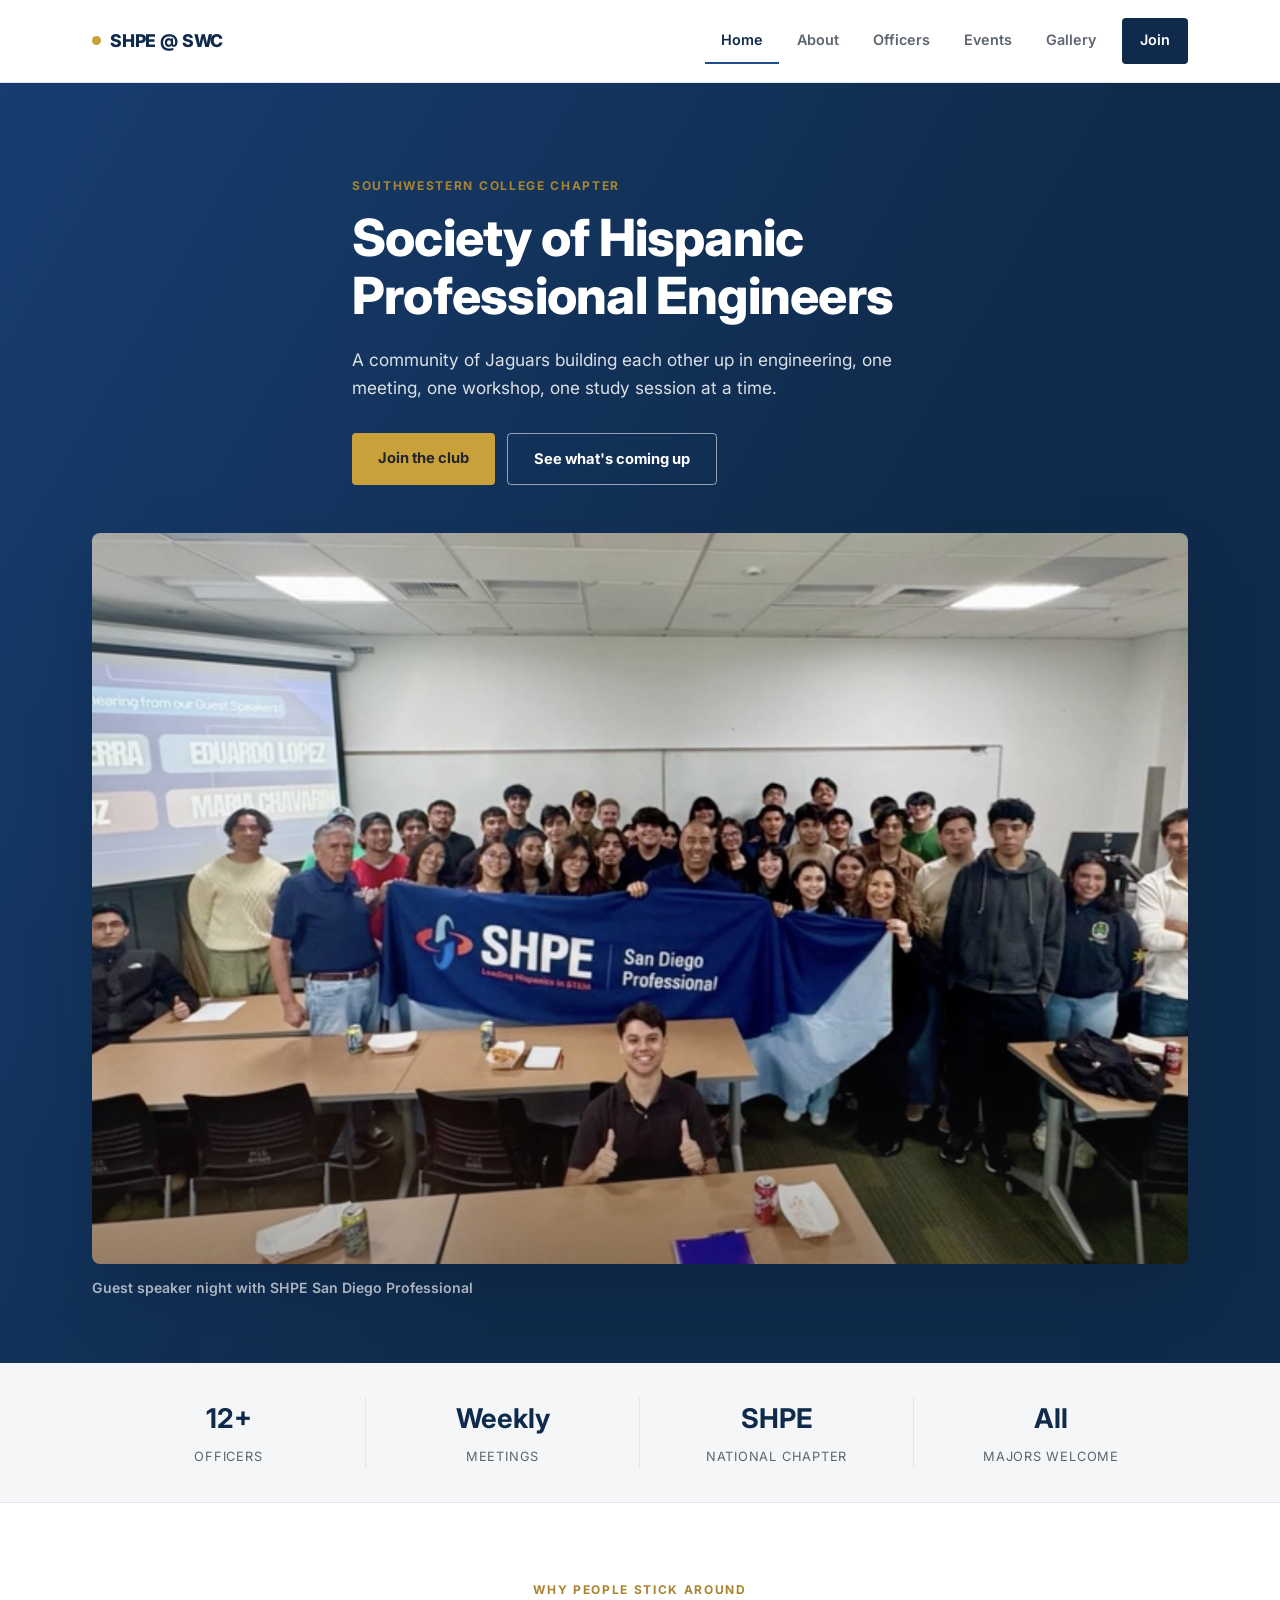
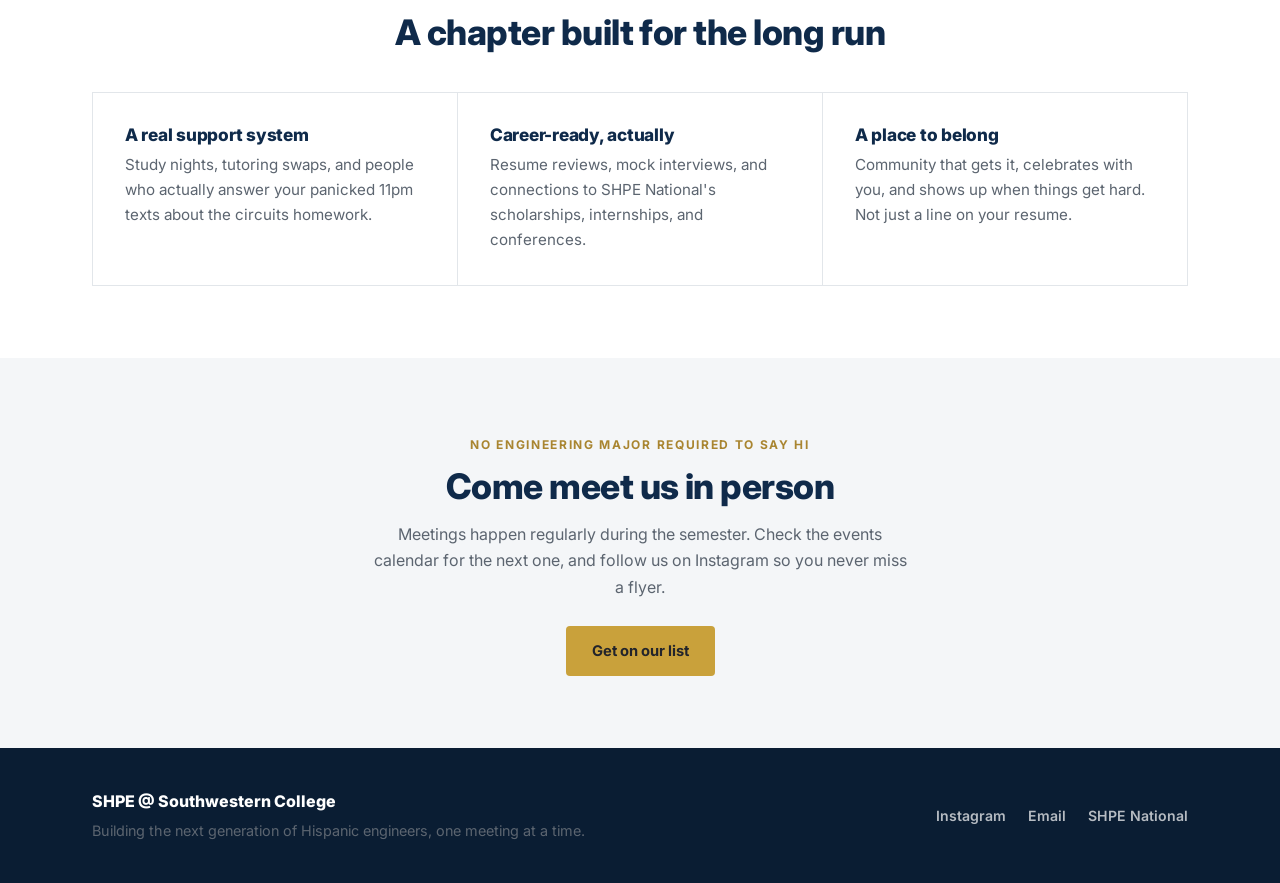
<file: index.html>
<!DOCTYPE html>
<html lang="en">
<head>
<meta charset="UTF-8">
<meta name="viewport" content="width=device-width, initial-scale=1.0">
<title>SHPE @ Southwestern College</title>
<meta name="description" content="SHPE at Southwestern College is a student-run chapter of the Society of Hispanic Professional Engineers - open to any student pursuing engineering, math, or science.">
<link rel="canonical" href="https://shpeswc.org/">
<link rel="stylesheet" href="css/style.css">
</head>
<body>

<header class="site-header">
  <div class="nav-inner">
    <a class="brand" href="index.html"><span class="dot"></span>SHPE @ SWC</a>
    <button class="nav-toggle" aria-label="Toggle menu">Menu</button>
    <nav class="main-nav">
      <a href="index.html">Home</a>
      <a href="about.html">About</a>
      <a href="officers.html">Officers</a>
      <a href="events.html">Events</a>
      <a href="gallery.html">Gallery</a>
      <a href="join.html" class="nav-cta">Join</a>
    </nav>
  </div>
</header>

<section class="hero">
  <div class="wrap hero-text">
    <span class="eyebrow">Southwestern College Chapter</span>
    <h1>Society of Hispanic<br>Professional Engineers</h1>
    <p class="lede">A community of Jaguars building each other up in engineering, one meeting, one workshop, one study session at a time.</p>
    <div class="hero-actions">
      <a href="join.html" class="btn btn-primary">Join the club</a>
      <a href="events.html" class="btn btn-outline">See what's coming up</a>
    </div>
  </div>
  <div class="wrap hero-photo-wide">
    <img src="images/hero-group.jpg" alt="SHPE SWC members with the SHPE San Diego Professional chapter at a guest speaker night">
    <div class="cap">Guest speaker night with SHPE San Diego Professional</div>
  </div>
</section>

<div class="stats">
  <div class="wrap">
    <div class="stat"><b>12+</b><span>Officers</span></div>
    <div class="stat"><b>Weekly</b><span>Meetings</span></div>
    <div class="stat"><b>SHPE</b><span>National Chapter</span></div>
    <div class="stat"><b>All</b><span>Majors Welcome</span></div>
  </div>
</div>

<section>
  <div class="wrap section-head center">
    <span class="eyebrow">Why people stick around</span>
    <h2>A chapter built for the long run</h2>
  </div>
  <div class="wrap">
    <div class="grid-3">
      <div class="card">
        <h3>A real support system</h3>
        <p>Study nights, tutoring swaps, and people who actually answer your panicked 11pm texts about the circuits homework.</p>
      </div>
      <div class="card">
        <h3>Career-ready, actually</h3>
        <p>Resume reviews, mock interviews, and connections to SHPE National's scholarships, internships, and conferences.</p>
      </div>
      <div class="card">
        <h3>A place to belong</h3>
        <p>Community that gets it, celebrates with you, and shows up when things get hard. Not just a line on your resume.</p>
      </div>
    </div>
  </div>
</section>

<section class="cta">
  <div class="wrap">
    <span class="eyebrow">No engineering major required to say hi</span>
    <h2>Come meet us in person</h2>
    <p>Meetings happen regularly during the semester. Check the events calendar for the next one, and follow us on Instagram so you never miss a flyer.</p>
    <a href="join.html" class="btn btn-primary">Get on our list</a>
  </div>
</section>

<footer>
  <div class="wrap footer-inner">
    <div>
      <strong>SHPE @ Southwestern College</strong>
      <p class="muted">Building the next generation of Hispanic engineers, one meeting at a time.</p>
    </div>
    <div class="social-links">
      <a href="https://instagram.com/shpeswc" target="_blank" rel="noopener">Instagram</a>
      <a href="mailto:shpe.swc@gmail.com">Email</a>
      <a href="https://shpe.org" target="_blank" rel="noopener">SHPE National</a>
    </div>
  </div>
</footer>
<script src="js/main.js"></script>
</body>
</html>
</file>
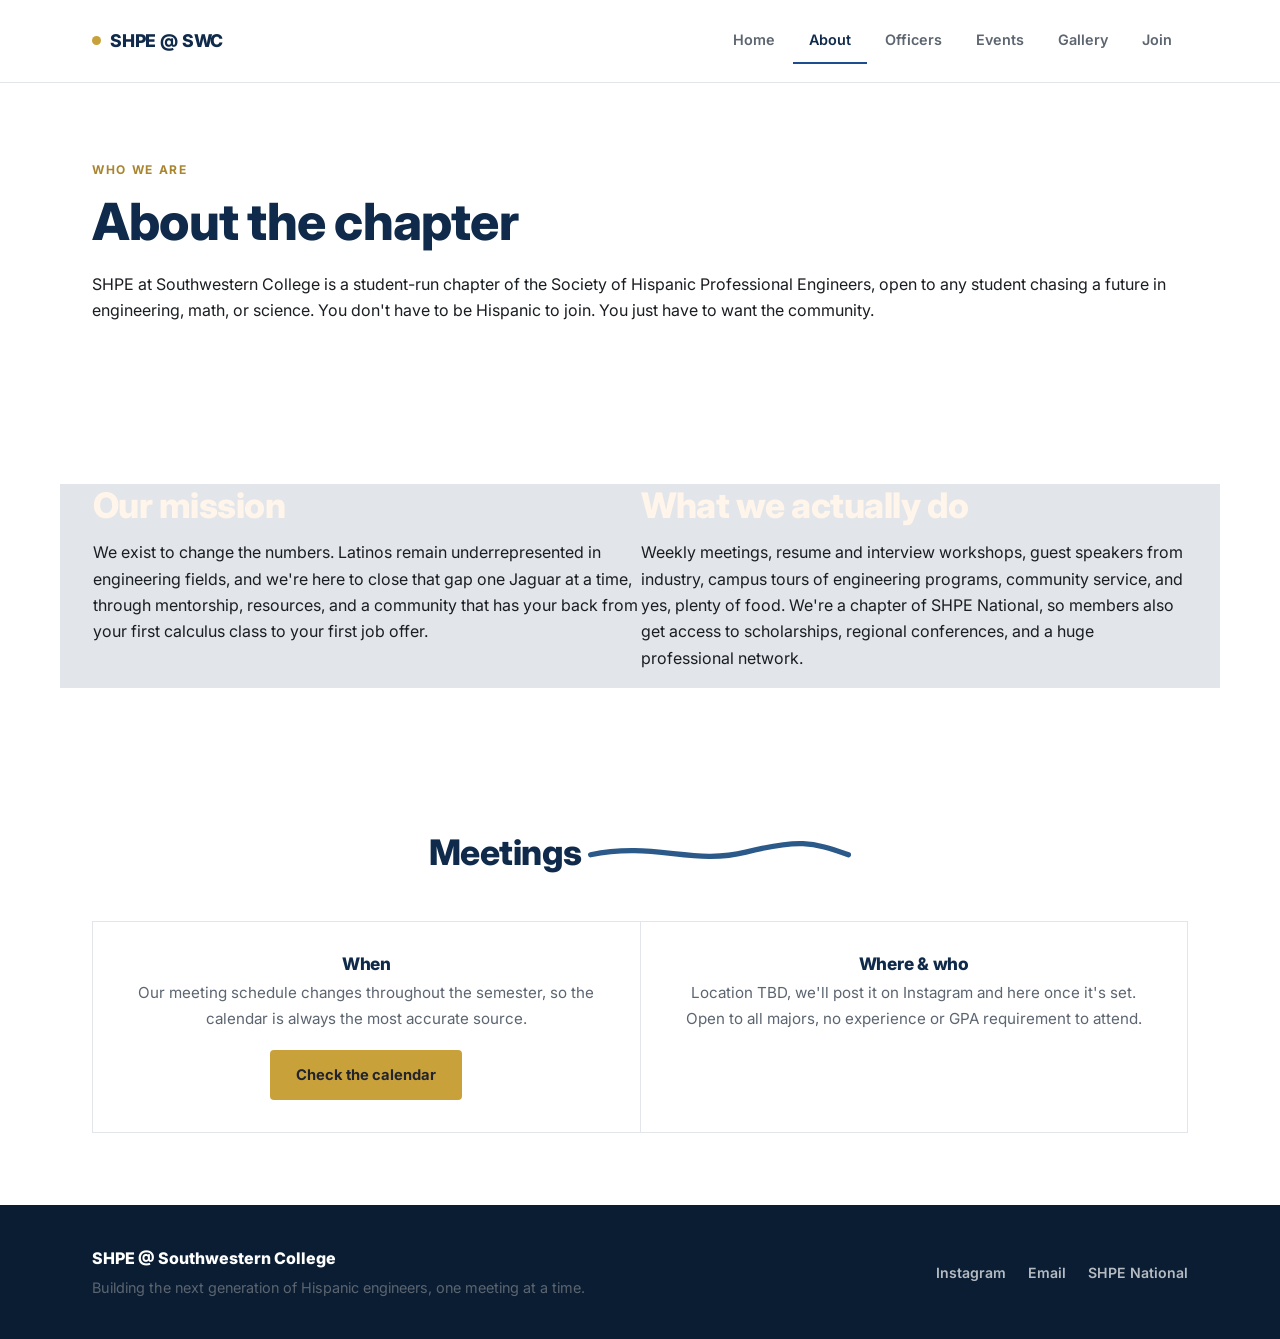
<file: about.html>
<!DOCTYPE html>
<html lang="en">
<head>
<meta charset="UTF-8">
<meta name="viewport" content="width=device-width, initial-scale=1.0">
<title>About Us — SHPE @ SWC</title>
<link rel="stylesheet" href="css/style.css">
</head>
<body>

<header class="site-header">
  <div class="nav-inner">
    <a class="brand" href="index.html"><span class="dot"></span>SHPE @ SWC</a>
    <button class="nav-toggle" aria-label="Toggle menu">☰ Menu</button>
    <nav class="main-nav">
      <a href="index.html">Home</a>
      <a href="about.html">About</a>
      <a href="officers.html">Officers</a>
      <a href="events.html">Events</a>
      <a href="gallery.html">Gallery</a>
      <a href="join.html">Join</a>
    </nav>
  </div>
</header>

<section>
  <div class="wrap">
    <span class="eyebrow">who we are</span>
    <h1>About the chapter</h1>
    <p class="lede">SHPE at Southwestern College is a student-run chapter of the
      Society of Hispanic Professional Engineers, open to any student chasing a
      future in engineering, math, or science. You don't have to be Hispanic
      to join. You just have to want the community.</p>
  </div>
</section>

<div class="torn"></div>

<section class="band-orange">
  <div class="wrap grid-2">
    <div>
      <h2 style="color:#fff5ea;">Our mission</h2>
      <p>We exist to change the numbers. Latinos remain underrepresented in
        engineering fields, and we're here to close that gap one Jaguar at a
        time, through mentorship, resources, and a community that has your
        back from your first calculus class to your first job offer.</p>
    </div>
    <div>
      <h2 style="color:#fff5ea;">What we actually do</h2>
      <p>Weekly meetings, resume and interview workshops, guest speakers from
        industry, campus tours of engineering programs, community service,
        and yes, plenty of food. We're a chapter of SHPE National, so members
        also get access to scholarships, regional conferences, and a huge
        professional network.</p>
    </div>
  </div>
</section>

<div class="torn"></div>

<section>
  <div class="wrap">
    <h2 class="center doodle-underline" style="display:block;text-align:center;">Meetings
      <svg viewBox="0 0 200 20" preserveAspectRatio="none" style="left:38%;width:24%;"><path d="M2,12 C50,2 80,20 120,10 S170,2 198,12" fill="none" stroke="#2b5a8a" stroke-width="4" stroke-linecap="round"/></svg>
    </h2>
    <div class="grid-2 mt-lg">
      <div class="card center">
        <h3>When</h3>
        <p class="muted">Our meeting schedule changes throughout the
          semester, so the calendar is always the most accurate source.</p>
        <a href="events.html" class="btn btn-primary" style="margin-top:8px;">Check the calendar</a>
      </div>
      <div class="card center">
        <h3>Where &amp; who</h3>
        <p class="muted">Location TBD, we'll post it on Instagram and here
          once it's set. Open to all majors, no experience or GPA
          requirement to attend.</p>
      </div>
    </div>
  </div>
</section>

<footer>
  <div class="wrap footer-inner">
    <div>
      <strong>SHPE @ Southwestern College</strong>
      <p class="muted" style="margin:4px 0 0;">Building the next generation of
        Hispanic engineers, one meeting at a time.</p>
    </div>
    <div class="social-links">
      <a href="https://instagram.com/shpeswc" target="_blank" rel="noopener">Instagram</a>
      <a href="mailto:shpe.swc@gmail.com">Email</a>
      <a href="https://shpe.org" target="_blank" rel="noopener">SHPE National</a>
    </div>
  </div>
</footer>
<script src="js/main.js"></script>
</body>
</html>
</file>
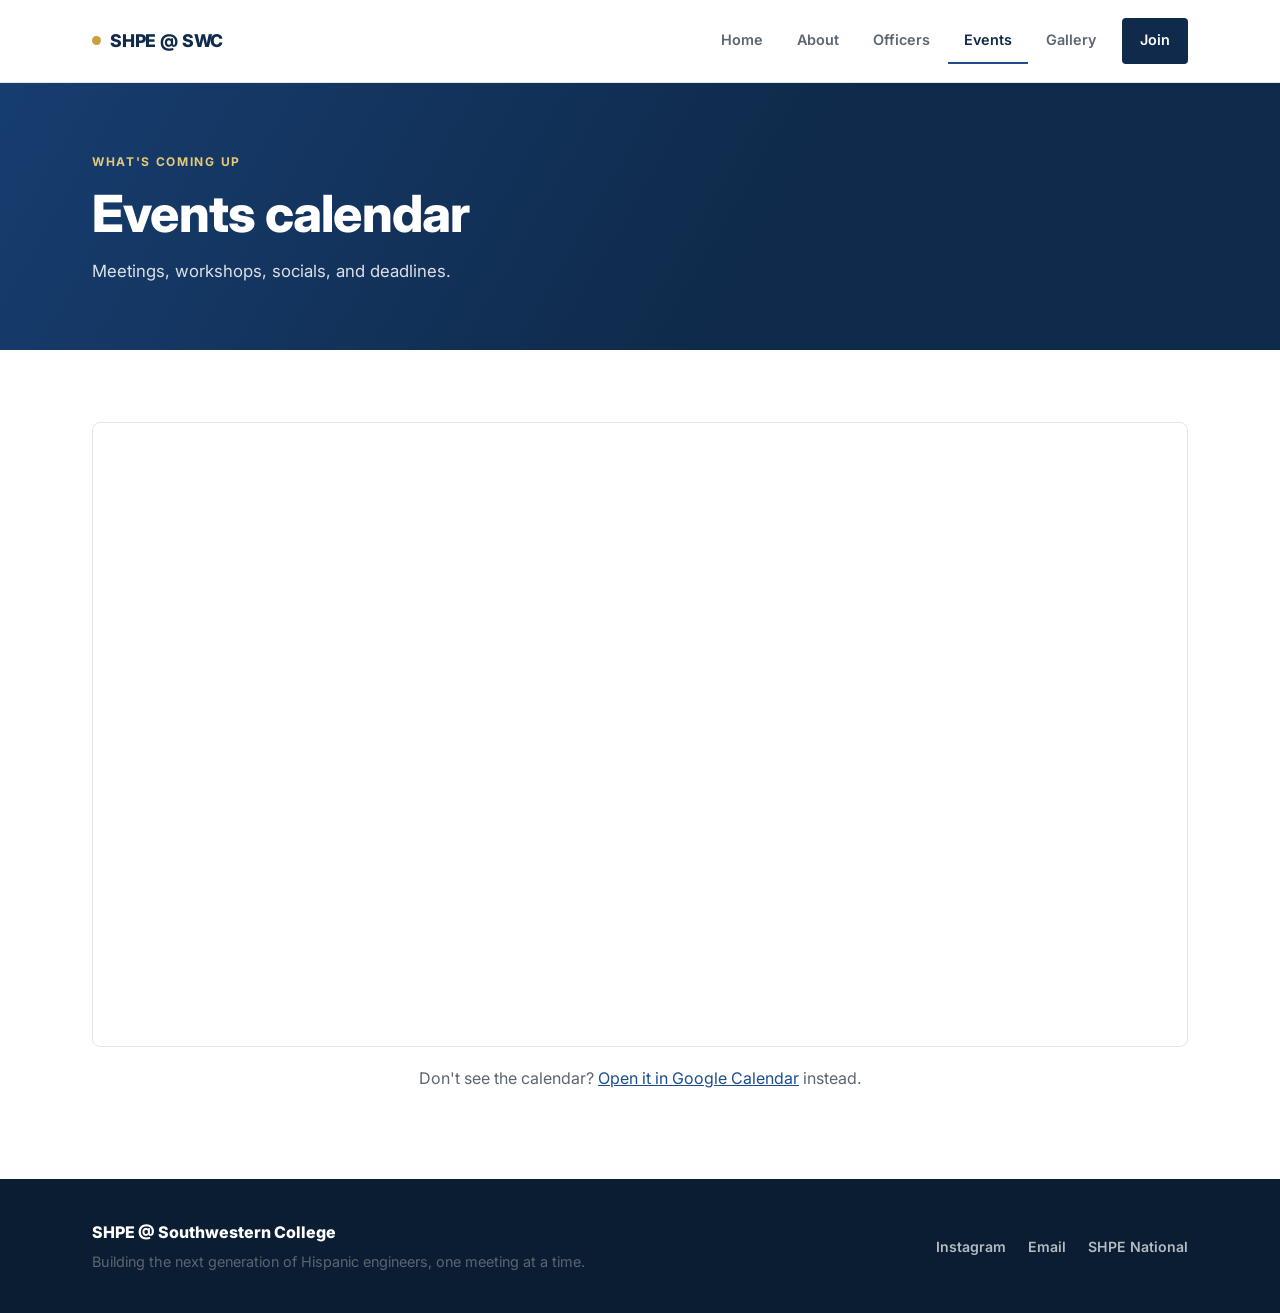
<file: events.html>
<!DOCTYPE html>
<html lang="en">
<head>
<meta charset="UTF-8">
<meta name="viewport" content="width=device-width, initial-scale=1.0">
<title>Events — SHPE @ SWC</title>
<meta name="description" content="Meetings, workshops, socials, and deadlines for SHPE at Southwestern College.">
<link rel="canonical" href="https://shpeswc.org/events.html">
<link rel="stylesheet" href="css/style.css">
</head>
<body>

<header class="site-header">
  <div class="nav-inner">
    <a class="brand" href="index.html"><span class="dot"></span>SHPE @ SWC</a>
    <button class="nav-toggle" aria-label="Toggle menu">Menu</button>
    <nav class="main-nav">
      <a href="index.html">Home</a>
      <a href="about.html">About</a>
      <a href="officers.html">Officers</a>
      <a href="events.html">Events</a>
      <a href="gallery.html">Gallery</a>
      <a href="join.html" class="nav-cta">Join</a>
    </nav>
  </div>
</header>

<section class="page-hero">
  <div class="wrap">
    <span class="eyebrow">What's coming up</span>
    <h1>Events calendar</h1>
    <p class="lede">Meetings, workshops, socials, and deadlines.</p>
  </div>
</section>

<section>
  <div class="wrap">
    <div class="panel">
      <!--
        In case you want to change the google calendar: go to your calendar settings, click integrate calendar, 
      then scroll to embeded code, and copy the link. then paste in src =
      -->
      <iframe
        src="https://calendar.google.com/calendar/embed?src=02b18b5c730bd0994e871234c33bebfe90980671a7cf96444dbd6a98b0d91ead%40group.calendar.google.com&ctz=America%2FLos_Angeles" style="border: 0" width="800" height="600" frameborder="0" scrolling="no">
        style="border:0; width:100%; height:600px; border-radius:6px;"
        loading="lazy">
      </iframe>
    </div>
    <p class="muted center" style="margin-top:18px;">
      Don't see the calendar? <a href="https://calendar.google.com" target="_blank" rel="noopener">Open it in Google Calendar</a> instead.
    </p>
  </div>
</section>

<footer>
  <div class="wrap footer-inner">
    <div>
      <strong>SHPE @ Southwestern College</strong>
      <p class="muted">Building the next generation of Hispanic engineers, one meeting at a time.</p>
    </div>
    <div class="social-links">
      <a href="https://instagram.com/shpeswc" target="_blank" rel="noopener">Instagram</a>
      <a href="mailto:shpe.swc@gmail.com">Email</a>
      <a href="https://shpe.org" target="_blank" rel="noopener">SHPE National</a>
    </div>
  </div>
</footer>
<script src="js/main.js"></script>
</body>
</html>
</file>
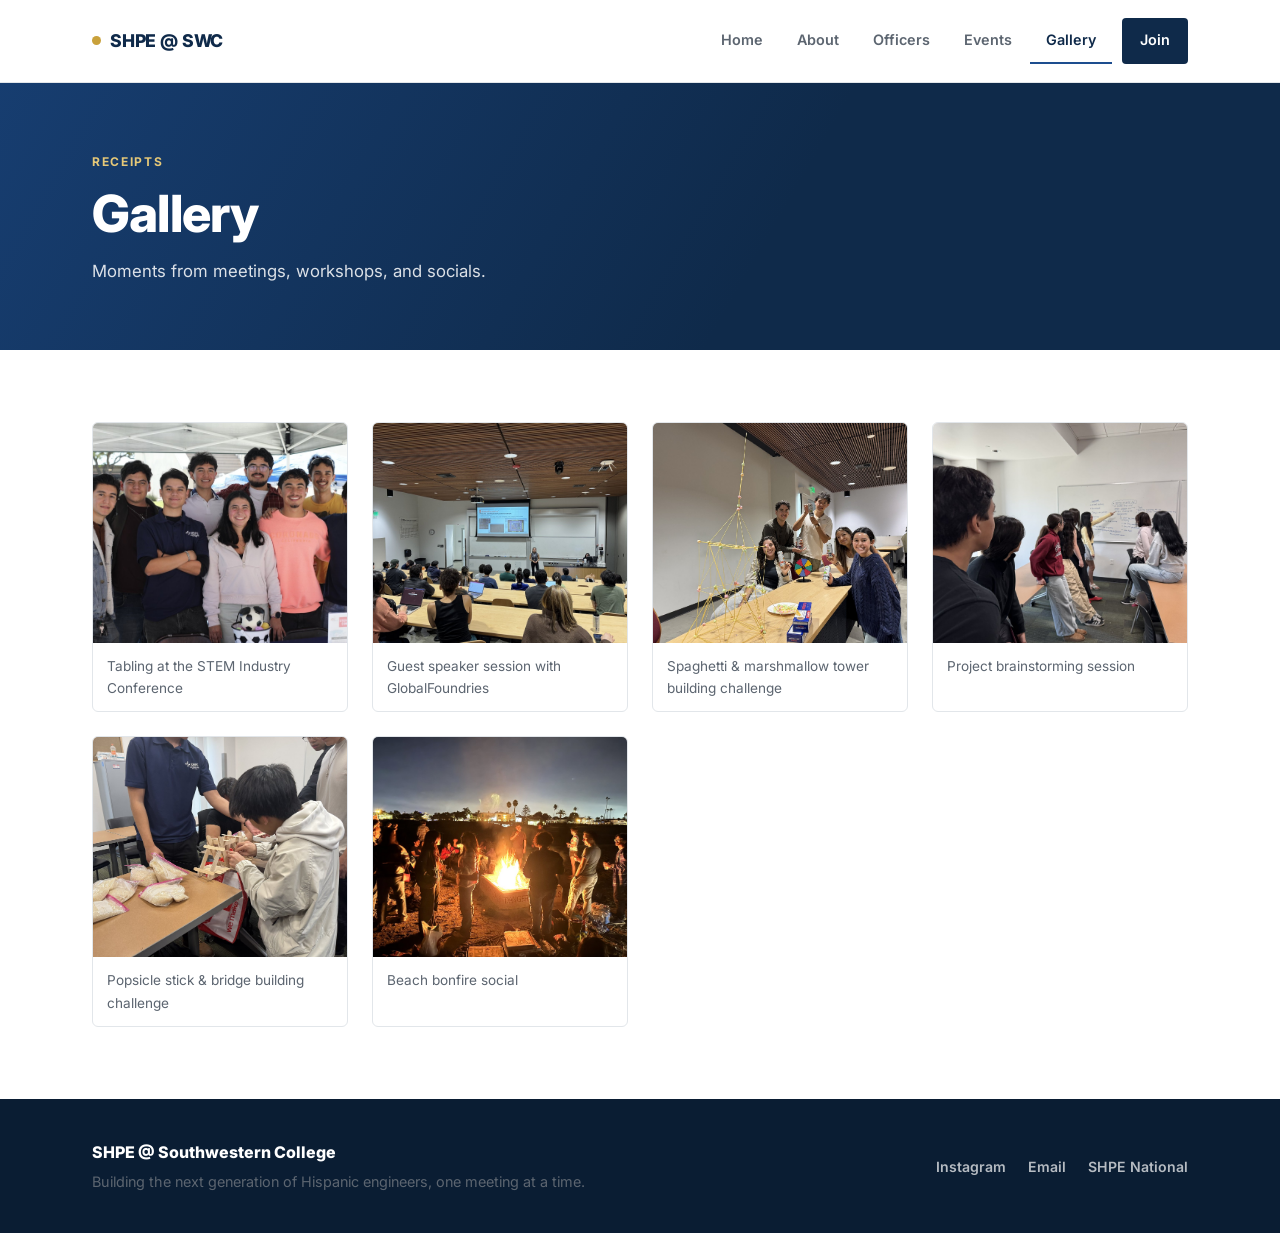
<file: gallery.html>
<!DOCTYPE html>
<html lang="en">
<head>
<meta charset="UTF-8">
<meta name="viewport" content="width=device-width, initial-scale=1.0">
<title>Gallery — SHPE @ SWC</title>
<meta name="description" content="Photos from SHPE at Southwestern College meetings, workshops, and socials.">
<link rel="canonical" href="https://shpeswc.org/gallery.html">
<link rel="stylesheet" href="css/style.css">
</head>
<body>

<header class="site-header">
  <div class="nav-inner">
    <a class="brand" href="index.html"><span class="dot"></span>SHPE @ SWC</a>
    <button class="nav-toggle" aria-label="Toggle menu">Menu</button>
    <nav class="main-nav">
      <a href="index.html">Home</a>
      <a href="about.html">About</a>
      <a href="officers.html">Officers</a>
      <a href="events.html">Events</a>
      <a href="gallery.html">Gallery</a>
      <a href="join.html" class="nav-cta">Join</a>
    </nav>
  </div>
</header>

<section class="page-hero">
  <div class="wrap">
    <span class="eyebrow">Receipts</span>
    <h1>Gallery</h1>
    <p class="lede">Moments from meetings, workshops, and socials.</p>
  </div>
</section>

<section>
  <div class="wrap">
    <div class="gallery-grid">
      <div class="gallery-item">
        <img src="images/gallery-1.jpg" alt="SHPE SWC members tabling at a STEM industry conference">
        <div class="cap">Tabling at the STEM Industry Conference</div>
      </div>
      <div class="gallery-item">
        <img src="images/gallery-2.jpg" alt="Guest speaker presenting to members in a lecture hall">
        <div class="cap">Guest speaker session with GlobalFoundries</div>
      </div>
      <div class="gallery-item">
        <img src="images/gallery-3.jpg" alt="Members posing with a spaghetti and marshmallow tower">
        <div class="cap">Spaghetti &amp; marshmallow tower building challenge</div>
      </div>
      <div class="gallery-item">
        <img src="images/gallery-4.jpg" alt="Members brainstorming a project on a whiteboard">
        <div class="cap">Project brainstorming session</div>
      </div>
      <div class="gallery-item">
        <img src="images/gallery-5.jpg" alt="Members building a structure from popsicle sticks and rice">
        <div class="cap">Popsicle stick &amp; bridge building challenge</div>
      </div>
      <div class="gallery-item">
        <img src="images/gallery-6.jpg" alt="Members gathered around a bonfire on the beach">
        <div class="cap">Beach bonfire social</div>
      </div>
    </div>
  </div>
</section>

<footer>
  <div class="wrap footer-inner">
    <div>
      <strong>SHPE @ Southwestern College</strong>
      <p class="muted">Building the next generation of Hispanic engineers, one meeting at a time.</p>
    </div>
    <div class="social-links">
      <a href="https://instagram.com/shpeswc" target="_blank" rel="noopener">Instagram</a>
      <a href="mailto:shpe.swc@gmail.com">Email</a>
      <a href="https://shpe.org" target="_blank" rel="noopener">SHPE National</a>
    </div>
  </div>
</footer>
<script src="js/main.js"></script>
</body>
</html>
</file>
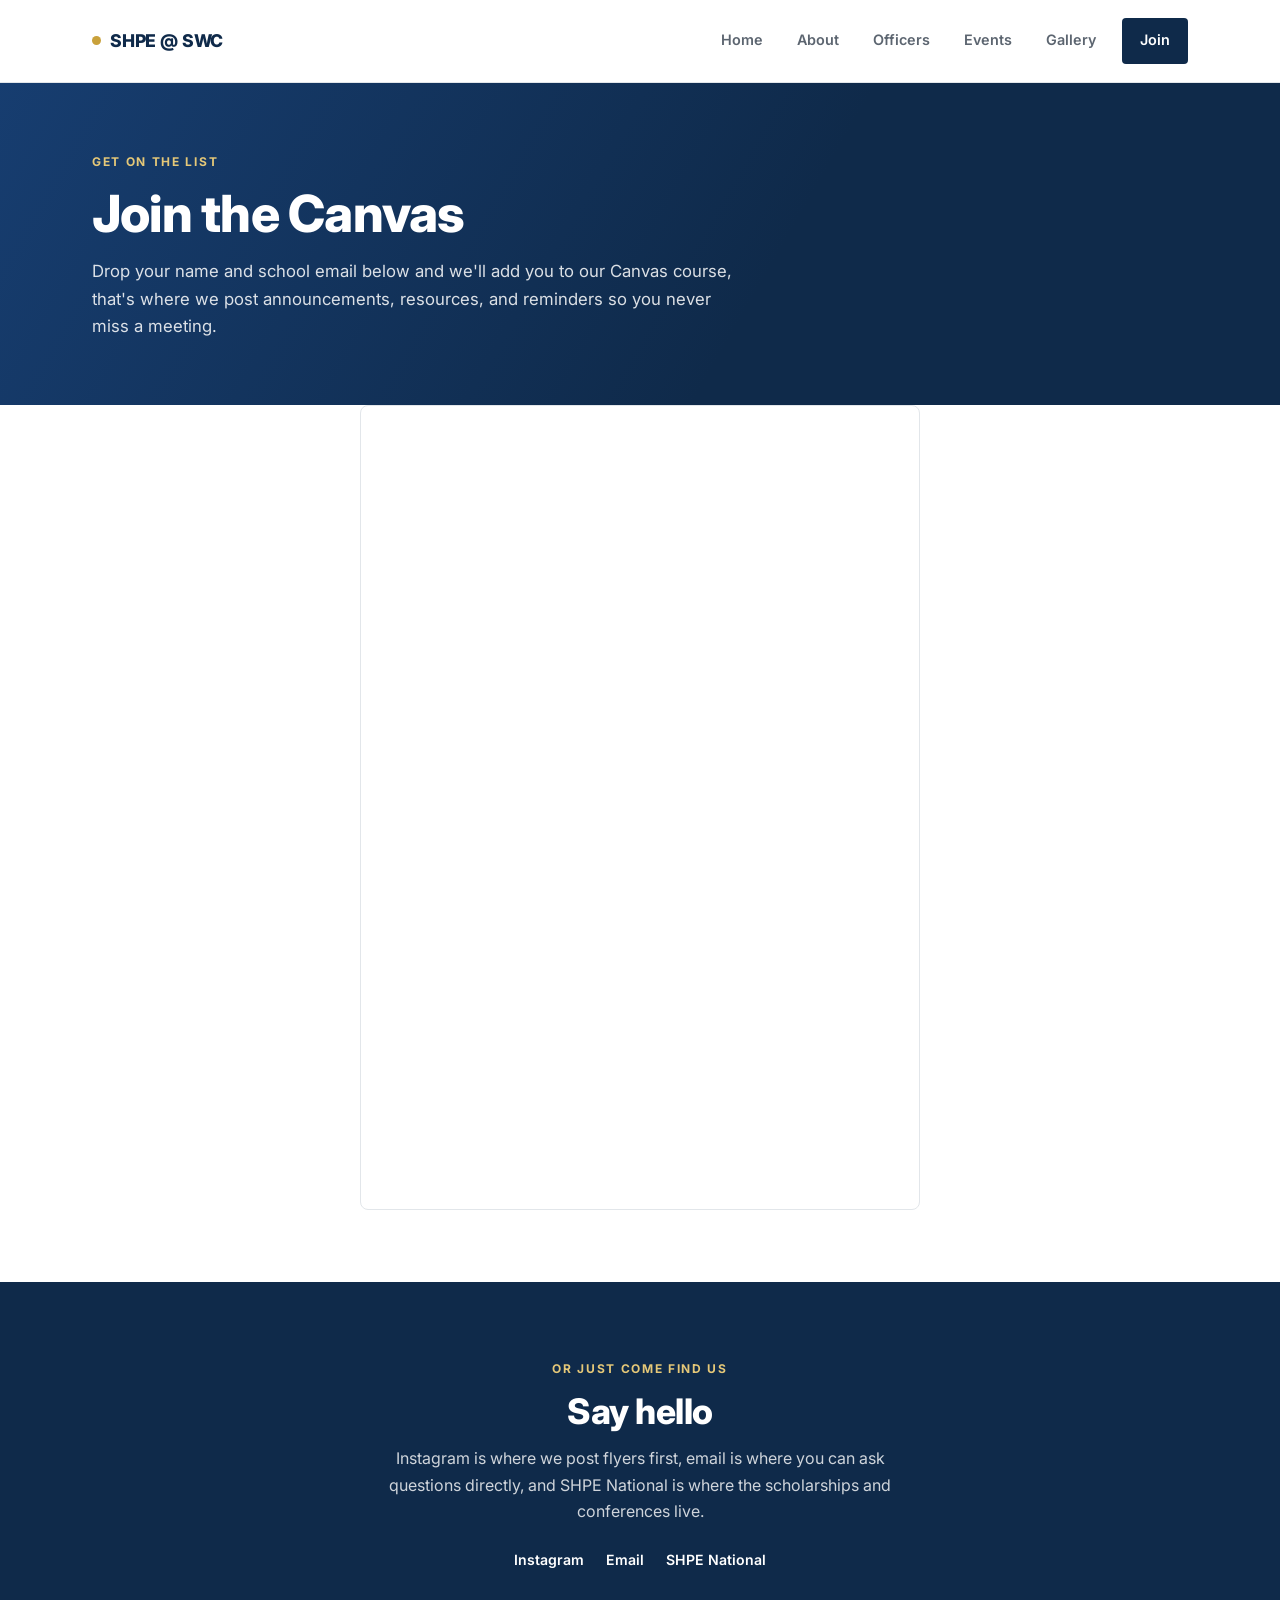
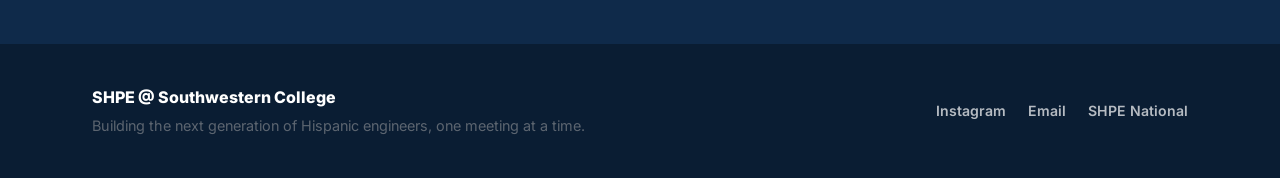
<file: join.html>
<!DOCTYPE html>
<html lang="en">
<head>
<meta charset="UTF-8">
<meta name="viewport" content="width=device-width, initial-scale=1.0">
<title>Join — SHPE @ SWC</title>
<meta name="description" content="Join SHPE at Southwestern College — get added to our Canvas course for announcements, resources, and reminders.">
<link rel="canonical" href="https://shpeswc.org/join.html">
<link rel="stylesheet" href="css/style.css">
</head>
<body>

<header class="site-header">
  <div class="nav-inner">
    <a class="brand" href="index.html"><span class="dot"></span>SHPE @ SWC</a>
    <button class="nav-toggle" aria-label="Toggle menu">Menu</button>
    <nav class="main-nav">
      <a href="index.html">Home</a>
      <a href="about.html">About</a>
      <a href="officers.html">Officers</a>
      <a href="events.html">Events</a>
      <a href="gallery.html">Gallery</a>
      <a href="join.html" class="nav-cta">Join</a>
    </nav>
  </div>
</header>

<section class="page-hero">
  <div class="wrap">
    <span class="eyebrow">Get on the list</span>
    <h1>Join the Canvas</h1>
    <p class="lede">Drop your name and school email below and we'll add you to our Canvas course, that's where we post announcements, resources, and reminders so you never miss a meeting.</p>
  </div>
</section>

<section class="tight">
  <div class="wrap">
    <div class="panel form-card">
      <div style="display:flex; justify-content:center;">
        <iframe src="https://docs.google.com/forms/d/e/1FAIpQLSfvH81-Z-78M19lc39AlhNV14We6vQFgllebk0WKbPxYqPyNA/viewform?embedded=true"
          width="100%" height="723" frameborder="0" marginheight="0" marginwidth="0"
          style="max-width:640px; border-radius:4px;">
          Loading…
        </iframe>
      </div>
    </div>
  </div>
</section>

<section class="band-navy center">
  <div class="wrap">
    <span class="eyebrow">Or just come find us</span>
    <h2>Say hello</h2>
    <p style="max-width:52ch;margin:0 auto 24px;color:rgba(255,255,255,0.8);">Instagram is where we post flyers first, email is where you can ask questions directly, and SHPE National is where the scholarships and conferences live.</p>
    <div class="social-links" style="justify-content:center;">
      <a href="https://instagram.com/shpeswc" target="_blank" rel="noopener" style="color:#fff;">Instagram</a>
      <a href="mailto:shpe.swc@gmail.com" style="color:#fff;">Email</a>
      <a href="https://shpe.org" target="_blank" rel="noopener" style="color:#fff;">SHPE National</a>
    </div>
  </div>
</section>

<footer>
  <div class="wrap footer-inner">
    <div>
      <strong>SHPE @ Southwestern College</strong>
      <p class="muted">Building the next generation of Hispanic engineers, one meeting at a time.</p>
    </div>
    <div class="social-links">
      <a href="https://instagram.com/shpeswc" target="_blank" rel="noopener">Instagram</a>
      <a href="mailto:shpe.swc@gmail.com">Email</a>
      <a href="https://shpe.org" target="_blank" rel="noopener">SHPE National</a>
    </div>
  </div>
</footer>
<script src="js/main.js"></script>
</body>
</html>
</file>
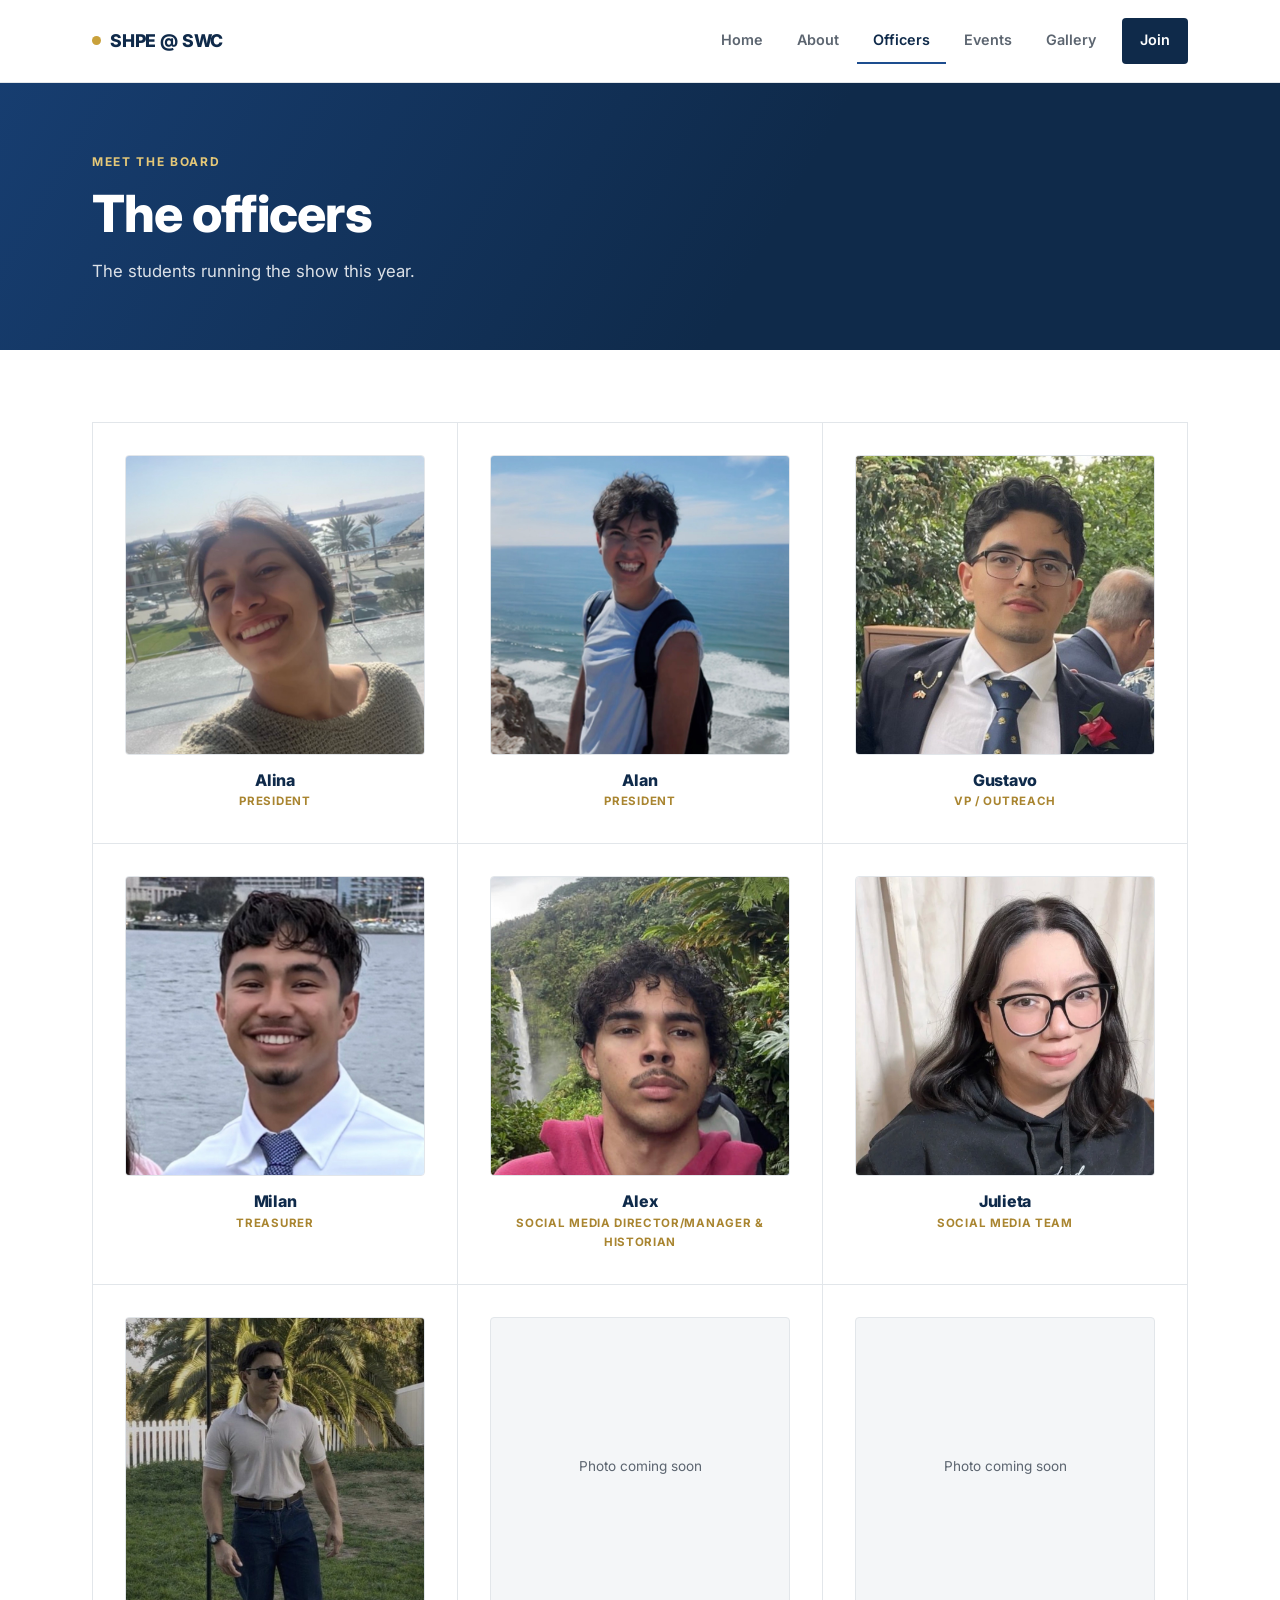
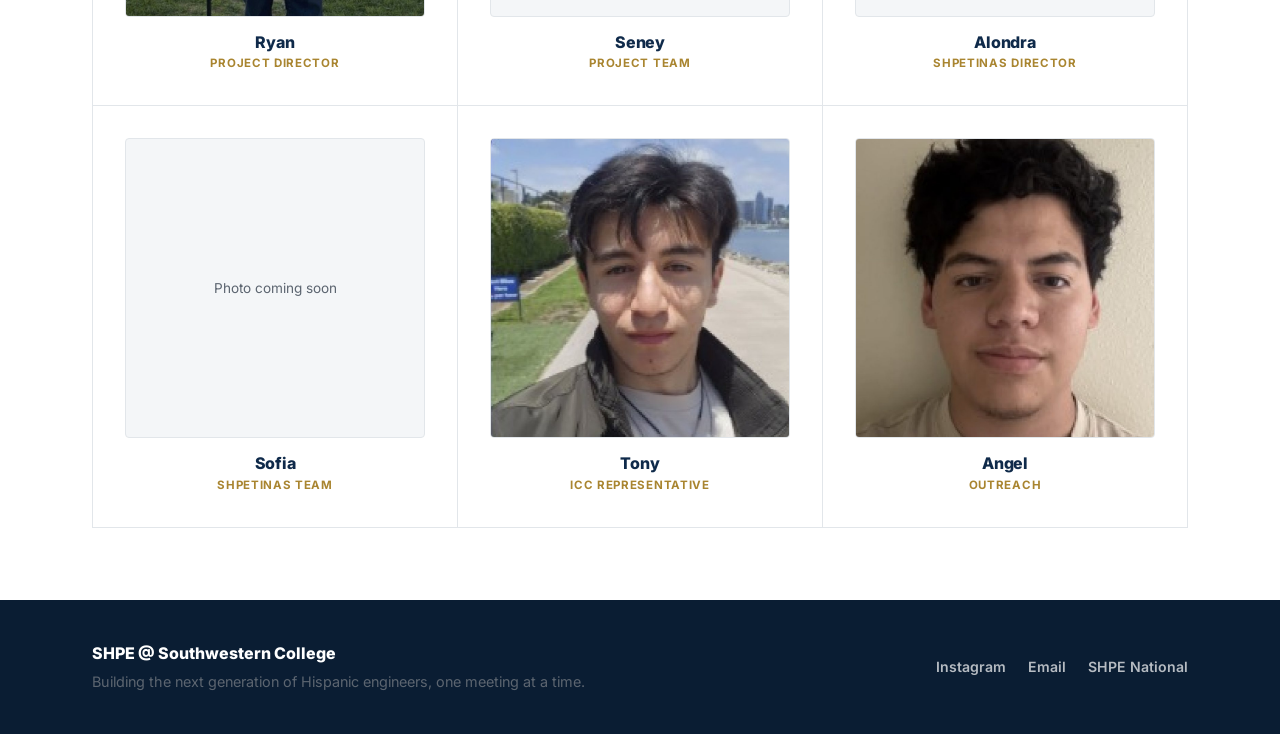
<file: officers.html>
<!DOCTYPE html>
<html lang="en">
<head>
<meta charset="UTF-8">
<meta name="viewport" content="width=device-width, initial-scale=1.0">
<title>Officers — SHPE @ SWC</title>
<meta name="description" content="Meet the officers running SHPE at Southwestern College this year.">
<link rel="canonical" href="https://shpeswc.org/officers.html">
<link rel="stylesheet" href="css/style.css">
</head>
<body>

<header class="site-header">
  <div class="nav-inner">
    <a class="brand" href="index.html"><span class="dot"></span>SHPE @ SWC</a>
    <button class="nav-toggle" aria-label="Toggle menu">Menu</button>
    <nav class="main-nav">
      <a href="index.html">Home</a>
      <a href="about.html">About</a>
      <a href="officers.html">Officers</a>
      <a href="events.html">Events</a>
      <a href="gallery.html">Gallery</a>
      <a href="join.html" class="nav-cta">Join</a>
    </nav>
  </div>
</header>

<section class="page-hero">
  <div class="wrap">
    <span class="eyebrow">Meet the board</span>
    <h1>The officers</h1>
    <p class="lede">The students running the show this year.</p>
  </div>
</section>

<section>
  <div class="wrap">
    <div class="grid-3">
      <div class="officer card">
        <div class="photo"><img src="images/alina.jpg" alt="Alina"></div>
        <h3>Alina</h3>
        <p class="role">President</p>
      </div>
      <div class="officer card">
        <div class="photo"><img src="images/alan.jpg" alt="Alan"></div>
        <h3>Alan</h3>
        <p class="role">President</p>
      </div>
      <div class="officer card">
        <div class="photo"><img src="images/gustavo.jpg" alt="Gustavo"></div>
        <h3>Gustavo</h3>
        <p class="role">VP / Outreach</p>
      </div>
      <div class="officer card">
        <div class="photo"><img src="images/milan.jpg" alt="Milan"></div>
        <h3>Milan</h3>
        <p class="role">Treasurer</p>
      </div>
      <div class="officer card">
        <div class="photo"><img src="images/alex.jpg" alt="Alex"></div>
        <h3>Alex</h3>
        <p class="role">Social Media Director/Manager &amp; Historian</p>
      </div>
      <div class="officer card">
        <div class="photo"><img src="images/julieta.jpg" alt="Julieta"></div>
        <h3>Julieta</h3>
        <p class="role">Social Media Team</p>
      </div>
      <div class="officer card">
        <div class="photo"><img src="images/ryan.jpg" alt="Ryan"></div>
        <h3>Ryan</h3>
        <p class="role">Project Director</p>
      </div>
      <div class="officer card">
        <div class="photo placeholder">Photo coming soon</div>
        <h3>Seney</h3>
        <p class="role">Project Team</p>
      </div>
      <div class="officer card">
        <div class="photo placeholder">Photo coming soon</div>
        <h3>Alondra</h3>
        <p class="role">SHPETINAS Director</p>
      </div>
      <div class="officer card">
        <div class="photo placeholder">Photo coming soon</div>
        <h3>Sofia</h3>
        <p class="role">SHPETINAS Team</p>
      </div>
      <div class="officer card">
        <div class="photo"><img src="images/tony.jpg" alt="Tony"></div>
        <h3>Tony</h3>
        <p class="role">ICC Representative</p>
      </div>
      <div class="officer card">
        <div class="photo"><img src="images/angel.jpg" alt="Angel"></div>
        <h3>Angel</h3>
        <p class="role">Outreach</p>
      </div>
    </div>
  </div>
</section>

<footer>
  <div class="wrap footer-inner">
    <div>
      <strong>SHPE @ Southwestern College</strong>
      <p class="muted">Building the next generation of Hispanic engineers, one meeting at a time.</p>
    </div>
    <div class="social-links">
      <a href="https://instagram.com/shpeswc" target="_blank" rel="noopener">Instagram</a>
      <a href="mailto:shpe.swc@gmail.com">Email</a>
      <a href="https://shpe.org" target="_blank" rel="noopener">SHPE National</a>
    </div>
  </div>
</footer>
<script src="js/main.js"></script>
</body>
</html>
</file>
<file: css/style.css>
/* 
   SHPE @ Southwestern College — style.css
   Design language: clean & corporate. Navy + gold, strict grid, Inter
   throughout, hairline dividers instead of decoration. Built to feel like a
   professional student-org / university department site.
  */

@import url('https://fonts.googleapis.com/css2?family=Inter:wght@400;500;600;700;800&display=swap');

:root {
  /* color tokens */
  --navy: #0f2a4a;        /* primary dark, hero + footer */
  --navy-deep: #0a1d33;   /* darkest, footer base */
  --blue: #1d4d8f;        /* secondary accent, links */
  --gold: #c9a13b;        /* primary accent, CTAs, eyebrows */
  --gold-deep: #a98530;   /* accent hover/pressed */
  --bg: #ffffff;          /* page background */
  --bg-soft: #f4f6f8;     /* alternating section background */
  --ink: #1a1d21;         /* body text */
  --ink-soft: #5c6570;    /* secondary text */
  --line: #e2e6ea;        /* hairlines / borders */

  --font: 'Inter', -apple-system, BlinkMacSystemFont, sans-serif;
  --radius: 6px;
}

* { box-sizing: border-box; }

html { scroll-behavior: smooth; }

body {
  margin: 0;
  background: var(--bg);
  color: var(--ink);
  font-family: var(--font);
  font-size: 16px;
  line-height: 1.65;
}

img { max-width: 100%; display: block; }

a { color: var(--blue); }

h1, h2, h3 {
  font-family: var(--font);
  font-weight: 800;
  line-height: 1.15;
  letter-spacing: -0.015em;
  margin: 0 0 0.4em;
  color: var(--navy);
}

h1 { font-size: clamp(2.1rem, 4.6vw, 3.2rem); }
h2 { font-size: clamp(1.6rem, 3.4vw, 2.2rem); }
h3 { font-size: 1.08rem; }

p { margin: 0 0 1em; }

.eyebrow {
  display: inline-block;
  text-transform: uppercase;
  letter-spacing: 0.14em;
  font-size: 0.75rem;
  font-weight: 700;
  color: var(--gold-deep);
  margin-bottom: 12px;
}

.wrap {
  max-width: 1160px;
  margin: 0 auto;
  padding: 0 32px;
}

section { padding: 72px 0; }
section.tight { padding-top: 0; }

/* ---------- top nav ---------- */
header.site-header {
  position: sticky;
  top: 0;
  z-index: 50;
  background: rgba(255,255,255,0.96);
  backdrop-filter: blur(6px);
  border-bottom: 1px solid var(--line);
}
.nav-inner {
  max-width: 1160px;
  margin: 0 auto;
  padding: 18px 32px;
  display: flex;
  align-items: center;
  justify-content: space-between;
  gap: 16px;
}
.brand {
  font-weight: 800;
  font-size: 1.1rem;
  letter-spacing: -0.01em;
  color: var(--navy);
  text-decoration: none;
  display: flex;
  align-items: center;
  gap: 9px;
}
.brand .dot {
  width: 9px; height: 9px;
  background: var(--gold);
  border-radius: 50%;
  display: inline-block;
}
nav.main-nav {
  display: flex;
  align-items: center;
  gap: 2px;
}
nav.main-nav a {
  font-weight: 600;
  font-size: 0.9rem;
  text-decoration: none;
  color: var(--ink-soft);
  padding: 10px 16px;
  border-bottom: 2px solid transparent;
  transition: color 0.15s ease, border-color 0.15s ease;
}
nav.main-nav a:hover { color: var(--navy); }
nav.main-nav a.active { color: var(--navy); border-bottom-color: var(--blue); }
nav.main-nav a.nav-cta {
  background: var(--navy);
  color: #fff;
  border-radius: 4px;
  padding: 10px 18px;
  border-bottom-color: transparent;
  margin-left: 8px;
}
nav.main-nav a.nav-cta:hover { background: var(--blue); color: #fff; }

.nav-toggle {
  display: none;
  background: none;
  border: 1.5px solid var(--line);
  border-radius: 4px;
  padding: 7px 12px;
  font-family: var(--font);
  font-weight: 700;
  font-size: 0.85rem;
  color: var(--navy);
  cursor: pointer;
}

@media (max-width: 760px) {
  .nav-toggle { display: block; }
  nav.main-nav {
    display: none;
    width: 100%;
    flex-direction: column;
    align-items: stretch;
    padding-top: 10px;
    gap: 0;
  }
  nav.main-nav.open { display: flex; }
  nav.main-nav a { padding: 12px 4px; border-bottom: 1px solid var(--line); }
  nav.main-nav a.nav-cta { margin: 8px 4px; text-align: center; }
  .nav-inner { flex-wrap: wrap; }
}

/*  buttons */
.btn {
  display: inline-block;
  font-family: var(--font);
  font-weight: 700;
  font-size: 0.92rem;
  text-decoration: none;
  padding: 13px 26px;
  border-radius: 4px;
  transition: background 0.15s ease, color 0.15s ease, border-color 0.15s ease;
}
.btn-primary {
  background: var(--gold);
  color: #22242b;
}
.btn-primary:hover { background: var(--gold-deep); }
.btn-outline {
  border: 1.5px solid rgba(255,255,255,0.55);
  color: #fff;
  background: transparent;
}
.btn-outline:hover { background: rgba(255,255,255,0.12); }
.btn-outline-dark {
  border: 1.5px solid var(--navy);
  color: var(--navy);
  background: transparent;
}
.btn-outline-dark:hover { background: var(--navy); color: #fff; }

/* page hero (dark banner, all interior pages) */
.page-hero {
  background: var(--navy);
  color: #fff;
  padding: 64px 0;
  position: relative;
  overflow: hidden;
}
.page-hero::before {
  content: "";
  position: absolute;
  inset: 0;
  background: linear-gradient(120deg, rgba(29,77,143,0.55), transparent 60%);
}
.page-hero .wrap { position: relative; }
.page-hero h1 { color: #fff; margin-bottom: 0.3em; }
.page-hero .eyebrow { color: #e5c878; }
.page-hero p.lede {
  color: rgba(255,255,255,0.85);
  font-size: 1.05rem;
  max-width: 60ch;
  margin: 0;
}

/*  home hero*/
.hero {
  background: var(--navy);
  color: #fff;
  padding: 88px 0 64px;
  position: relative;
  overflow: hidden;
}
.hero::before {
  content: "";
  position: absolute;
  inset: 0;
  background: linear-gradient(120deg, rgba(29,77,143,0.55), transparent 60%);
}
.hero-text { position: relative; max-width: 640px; }
.hero h1 { color: #fff; }
.hero p.lede {
  color: rgba(255,255,255,0.85);
  font-size: 1.08rem;
  max-width: 50ch;
  margin: 0 0 30px;
}
.hero-actions { display: flex; gap: 12px; flex-wrap: wrap; }

.hero-photo-wide {
  position: relative;
  margin-top: 48px;
}
.hero-photo-wide img {
  width: 100%;
  aspect-ratio: 3/2;
  object-fit: cover;
  border-radius: 8px;
  box-shadow: 0 30px 60px -20px rgba(10,29,51,0.5);
  display: block;
}
@media (max-width: 700px) {
  .hero-photo-wide img { aspect-ratio: 4/3; }
}
.hero-photo-wide .cap {
  margin-top: 12px;
  color: rgba(255,255,255,0.65);
  font-size: 0.88rem;
  font-weight: 600;
}

/*  stats bar  */
.stats { background: var(--bg-soft); border-bottom: 1px solid var(--line); }
.stats .wrap { display: grid; grid-template-columns: repeat(4, 1fr); padding: 34px 32px; }
.stats .stat { text-align: center; border-right: 1px solid var(--line); }
.stats .stat:last-child { border-right: none; }
.stats .stat b { display: block; font-size: 1.7rem; color: var(--navy); }
.stats .stat span { font-size: 0.8rem; color: var(--ink-soft); text-transform: uppercase; letter-spacing: 0.06em; }
@media (max-width: 700px) {
  .stats .wrap { grid-template-columns: repeat(2, 1fr); gap: 24px; }
  .stats .stat { border-right: none; }
}

/* section headers  */
.section-head { margin-bottom: 40px; }
.section-head.center { text-align: center; }

/* hairline card grid  */
.grid-3, .grid-2 {
  display: grid;
  gap: 1px;
  background: var(--line);
  border: 1px solid var(--line);
}
.grid-3 { grid-template-columns: repeat(3, 1fr); }
.grid-2 { grid-template-columns: repeat(2, 1fr); }
@media (max-width: 860px) {
  .grid-3, .grid-2 {
    grid-template-columns: 1fr;
    gap: 20px;
    background: transparent;
    border: none;
  }
  .grid-3 .card, .grid-2 .card {
    border: 1px solid var(--line);
    border-radius: 6px;
  }
  .band-navy .grid-3 .card, .band-navy .grid-2 .card {
    border-color: rgba(255,255,255,0.16);
  }
}
.card {
  background: #fff;
  padding: 32px;
}
.card h3 { font-size: 1.08rem; }
.card p { color: var(--ink-soft); margin: 0; font-size: 0.95rem; }
.card p:not(:last-child) { margin-bottom: 0.75em; }
.card.center { text-align: center; }

/* card grid on dark bands */
.band-navy { background: var(--navy); color: #fff; }
.band-navy h2 { color: #fff; }
.band-navy .eyebrow { color: #e5c878; }
.band-navy .grid-3, .band-navy .grid-2 { background: rgba(255,255,255,0.14); border-color: rgba(255,255,255,0.14); }
.band-navy .card { background: var(--navy); }
.band-navy .card h3 { color: #fff; }
.band-navy .card p { color: rgba(255,255,255,0.72); }

/* standalone (non-grid) card, used for calendar/form wrappers */
.panel {
  background: #fff;
  border: 1px solid var(--line);
  border-radius: 8px;
  padding: 8px;
}

/*  CTA band  */
.cta { background: var(--bg-soft); text-align: center; }
.cta p { color: var(--ink-soft); max-width: 54ch; margin: 0 auto 26px; }

/*  officer / team cards  */
.officer {
  text-align: center;
}
.officer .photo {
  width: 100%;
  aspect-ratio: 1;
  overflow: hidden;
  border: 1px solid var(--line);
  border-radius: 4px;
  margin-bottom: 16px;
  background: var(--bg-soft);
}
.officer .photo img { width: 100%; height: 100%; object-fit: cover; }
.officer .photo.placeholder {
  display: flex;
  align-items: center;
  justify-content: center;
  padding: 10px;
  font-size: 0.85rem;
  color: var(--ink-soft);
  text-align: center;
}
.officer h3 { font-size: 1rem; margin-bottom: 0.2em; }
.officer .role {
  text-transform: uppercase;
  letter-spacing: 0.06em;
  font-size: 0.72rem;
  font-weight: 700;
  color: var(--gold-deep);
}

/* gallery */
.gallery-grid {
  display: grid;
  grid-template-columns: repeat(auto-fill, minmax(240px, 1fr));
  gap: 24px;
}
.gallery-item {
  border: 1px solid var(--line);
  border-radius: 6px;
  overflow: hidden;
  background: #fff;
  transition: box-shadow 0.15s ease;
}
.gallery-item:hover { box-shadow: 0 10px 24px -12px rgba(15,42,74,0.25); }
.gallery-item img { width: 100%; height: 220px; object-fit: cover; }
.gallery-item .cap {
  padding: 12px 14px;
  font-size: 0.85rem;
  color: var(--ink-soft);
}

/* form (join / canvas signup) */
.form-card {
  max-width: 560px;
  margin: 0 auto;
  padding: 40px;
}
label {
  display: block;
  font-weight: 700;
  font-size: 0.9rem;
  margin: 18px 0 6px;
  color: var(--navy);
}
input[type="text"], input[type="email"] {
  width: 100%;
  padding: 12px 14px;
  border: 1.5px solid var(--line);
  border-radius: 4px;
  font-family: var(--font);
  font-size: 1rem;
  background: #fff;
}
input:focus { outline: none; border-color: var(--blue); box-shadow: 0 0 0 3px rgba(29,77,143,0.15); }

/*  footer */
footer {
  background: var(--navy-deep);
  color: rgba(255,255,255,0.7);
  padding: 40px 0;
}
.footer-inner {
  display: flex;
  justify-content: space-between;
  align-items: center;
  gap: 20px;
  flex-wrap: wrap;
}
.footer-inner strong { color: #fff; font-weight: 800; }
.footer-inner p { margin: 4px 0 0; font-size: 0.9rem; }
.social-links { display: flex; gap: 22px; }
.social-links a {
  text-decoration: none;
  font-weight: 600;
  font-size: 0.88rem;
  color: rgba(255,255,255,0.7);
}
.social-links a:hover { color: #fff; }

/* reduced motion respect  */
@media (prefers-reduced-motion: reduce) {
  html { scroll-behavior: auto; }
  * { transition: none !important; }
}

/*  misc utility */
.center { text-align: center; }
.muted { color: var(--ink-soft); }
.mt-lg { margin-top: 48px; }
.stack { display: flex; flex-direction: column; gap: 8px; }
</file>
